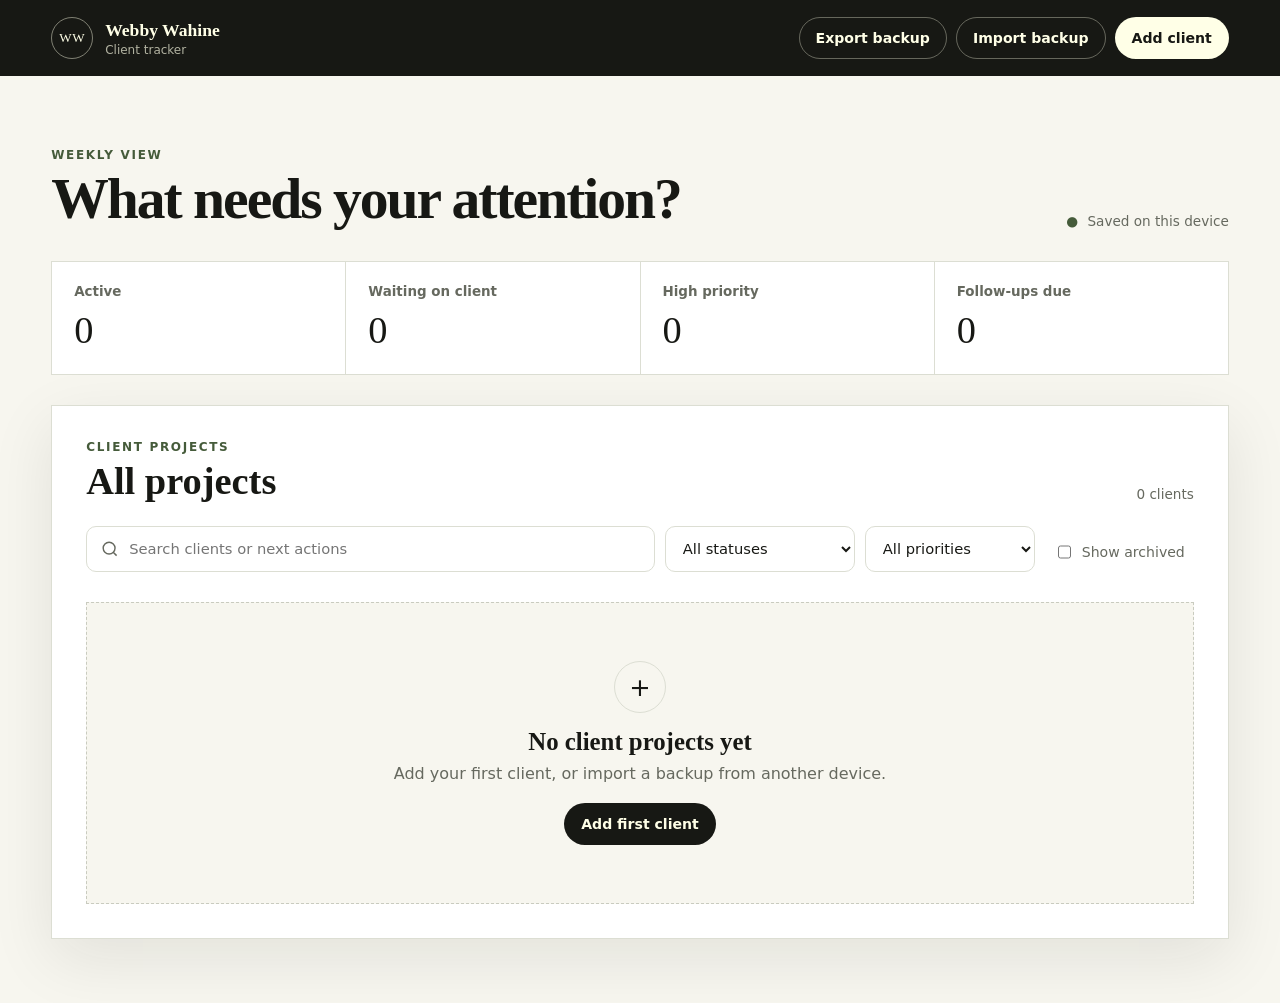
<file: index.html>
<!doctype html>
<html lang="en">
<head>
  <meta charset="utf-8">
  <meta name="viewport" content="width=device-width, initial-scale=1">
  <meta name="theme-color" content="#171814">
  <meta name="description" content="A private, browser-based client project tracker for Webby Wahine.">
  <title>Webby Wahine Client Tracker</title>
  <link rel="icon" href="favicon.svg" type="image/svg+xml">
  <link rel="stylesheet" href="styles.css">
  <script src="app.js" defer></script>
</head>
<body>
  <header class="app-header">
    <a class="brand" href="#main" aria-label="Webby Wahine client tracker home">
      <span class="brand-mark" aria-hidden="true">WW</span>
      <span><strong>Webby Wahine</strong><small>Client tracker</small></span>
    </a>
    <div class="header-actions">
      <button class="button button-secondary" id="exportBtn" type="button">Export backup</button>
      <label class="button button-secondary file-button" for="importInput">Import backup</label>
      <input id="importInput" type="file" accept="application/json,.json" hidden>
      <button class="button button-primary" id="addClientBtn" type="button">Add client</button>
    </div>
  </header>

  <main id="main">
    <section class="dashboard" aria-labelledby="dashboardTitle">
      <div class="section-heading">
        <div>
          <p class="eyebrow">Weekly view</p>
          <h1 id="dashboardTitle">What needs your attention?</h1>
        </div>
        <p class="storage-note"><span aria-hidden="true">●</span> Saved on this device</p>
      </div>

      <div class="metrics" aria-label="Project summary">
        <article class="metric"><span>Active</span><strong id="activeCount">0</strong></article>
        <article class="metric"><span>Waiting on client</span><strong id="waitingCount">0</strong></article>
        <article class="metric"><span>High priority</span><strong id="priorityCount">0</strong></article>
        <article class="metric"><span>Follow-ups due</span><strong id="followupCount">0</strong></article>
      </div>
    </section>

    <section class="workspace" aria-labelledby="projectsTitle">
      <div class="workspace-topline">
        <div>
          <p class="eyebrow">Client projects</p>
          <h2 id="projectsTitle">All projects</h2>
        </div>
        <p class="result-count" id="resultCount">0 clients</p>
      </div>

      <div class="filters" aria-label="Filter clients">
        <label class="search-field">
          <span class="sr-only">Search clients</span>
          <svg aria-hidden="true" viewBox="0 0 24 24"><path d="m21 21-4.35-4.35m2.35-5.15A7.5 7.5 0 1 1 4 11.5a7.5 7.5 0 0 1 15 0Z"/></svg>
          <input id="searchInput" type="search" placeholder="Search clients or next actions">
        </label>
        <label><span class="sr-only">Filter by status</span><select id="statusFilter"><option value="">All statuses</option></select></label>
        <label><span class="sr-only">Filter by priority</span><select id="priorityFilter"><option value="">All priorities</option><option>High</option><option>Medium</option><option>Low</option></select></label>
        <label class="archive-toggle"><input id="archiveToggle" type="checkbox"> Show archived</label>
      </div>

      <div id="emptyState" class="empty-state" hidden>
        <div class="empty-icon" aria-hidden="true">+</div>
        <h3>No client projects yet</h3>
        <p>Add your first client, or import a backup from another device.</p>
        <button class="button button-primary" id="emptyAddBtn" type="button">Add first client</button>
      </div>

      <div id="clientGrid" class="client-grid" aria-live="polite"></div>
    </section>
  </main>

  <dialog id="clientDialog" class="client-dialog">
    <form id="clientForm" method="dialog">
      <div class="dialog-header">
        <div>
          <p class="eyebrow">Project details</p>
          <h2 id="dialogTitle">Add client</h2>
        </div>
        <button class="icon-button" id="closeDialogBtn" type="button" aria-label="Close">×</button>
      </div>

      <input id="clientId" type="hidden">
      <div class="form-grid">
        <label class="field field-span-2">Client or business name<input id="name" required maxlength="100"></label>
        <label class="field">Contact name<input id="contact" maxlength="100"></label>
        <label class="field">Project type<input id="projectType" maxlength="100" placeholder="Custom website"></label>
        <label class="field">Stage<select id="stage"></select></label>
        <label class="field">Status<select id="status"></select></label>
        <label class="field">Priority<select id="priority"><option>High</option><option selected>Medium</option><option>Low</option></select></label>
        <label class="field">Waiting on client?<select id="waiting"><option value="false">No</option><option value="true">Yes</option></select></label>
        <label class="field field-span-2 progress-field">Progress <output id="progressOutput">0%</output><input id="progress" type="range" min="0" max="100" step="5" value="0"></label>
        <label class="field field-span-2">Client deliverables or decisions needed<textarea id="deliverables" rows="3"></textarea></label>
        <label class="field field-span-2">Your next action<textarea id="nextAction" rows="3"></textarea></label>
        <label class="field">Preview or live URL<input id="url" type="url" placeholder="https://"></label>
        <label class="field">Hosting or domain<input id="hosting" maxlength="150"></label>
        <label class="field">Payment status<select id="payment"></select></label>
        <label class="field">Care plan<select id="carePlan"></select></label>
        <label class="field">Last contact<input id="lastContact" type="date"></label>
        <label class="field">Next follow-up<input id="nextFollowup" type="date"></label>
        <label class="field">Target launch<input id="targetLaunch" type="date"></label>
        <label class="field field-span-2">Notes<textarea id="notes" rows="3"></textarea></label>
      </div>

      <div class="dialog-actions">
        <button class="button button-danger" id="archiveBtn" type="button" hidden>Archive</button>
        <span class="action-spacer"></span>
        <button class="button button-secondary" id="cancelBtn" type="button">Cancel</button>
        <button class="button button-primary" type="submit">Save client</button>
      </div>
    </form>
  </dialog>

  <div id="toast" class="toast" role="status" aria-live="polite"></div>
</body>
</html>
</file>
<file: styles.css>
:root {
  --ink: #171814;
  --muted: #66695f;
  --cream: #ffffe7;
  --paper: #f7f6ef;
  --white: #ffffff;
  --line: #dcded3;
  --green: #455b3a;
  --green-soft: #e2ebdc;
  --gold: #d5a949;
  --rose: #8f4338;
  --rose-soft: #f4e1dc;
  --shadow: 0 20px 60px rgba(23,24,20,.09);
  font-family: Inter, ui-sans-serif, system-ui, -apple-system, BlinkMacSystemFont, "Segoe UI", sans-serif;
  color: var(--ink);
  background: var(--paper);
}

* { box-sizing: border-box; }
html { scroll-behavior: smooth; }
body { margin: 0; min-width: 320px; background: var(--paper); }
button, input, select, textarea { font: inherit; }
button, select, label, input[type="range"] { cursor: pointer; }
button:focus-visible, input:focus-visible, select:focus-visible, textarea:focus-visible { outline: 3px solid rgba(213,169,73,.45); outline-offset: 2px; }

.sr-only { position: absolute; width: 1px; height: 1px; padding: 0; margin: -1px; overflow: hidden; clip: rect(0,0,0,0); white-space: nowrap; border: 0; }
.app-header { min-height: 76px; padding: 14px clamp(20px,4vw,56px); display: flex; align-items: center; justify-content: space-between; gap: 24px; background: var(--ink); color: var(--cream); position: sticky; top: 0; z-index: 10; }
.brand { color: inherit; text-decoration: none; display: flex; align-items: center; gap: 12px; }
.brand-mark { width: 42px; height: 42px; border: 1px solid rgba(255,255,231,.45); display: grid; place-items: center; border-radius: 50%; font-family: Georgia, serif; font-size: .82rem; letter-spacing: .05em; }
.brand strong, .brand small { display: block; }
.brand strong { font-family: Georgia, serif; font-size: 1.1rem; }
.brand small { color: rgba(255,255,231,.67); font-size: .75rem; margin-top: 2px; }
.header-actions { display: flex; gap: 9px; flex-wrap: wrap; justify-content: flex-end; }
.button { border: 1px solid transparent; border-radius: 999px; padding: 10px 16px; min-height: 42px; font-weight: 750; font-size: .88rem; transition: transform .18s ease, background .18s ease, border-color .18s ease; display: inline-flex; align-items: center; justify-content: center; }
.button:hover { transform: translateY(-1px); }
.button-primary { background: var(--cream); color: var(--ink); }
.button-primary:hover { background: #f3f3c7; }
.button-secondary { background: transparent; color: inherit; border-color: rgba(255,255,231,.34); }
.button-danger { background: var(--rose-soft); color: var(--rose); border-color: rgba(143,67,56,.18); }
.file-button { user-select: none; }

main { max-width: 1500px; margin: 0 auto; padding: 0 clamp(18px,4vw,56px) 64px; }
.dashboard { padding: clamp(34px,6vw,72px) 0 30px; }
.section-heading, .workspace-topline { display: flex; justify-content: space-between; align-items: end; gap: 24px; }
.eyebrow { margin: 0 0 7px; color: var(--green); font-size: .75rem; font-weight: 850; letter-spacing: .14em; text-transform: uppercase; }
h1, h2, h3 { margin: 0; font-family: Georgia, "Times New Roman", serif; line-height: 1.05; }
h1 { font-size: clamp(2rem,4.5vw,4rem); max-width: 720px; letter-spacing: -.035em; }
h2 { font-size: clamp(1.7rem,3vw,2.5rem); }
.storage-note, .result-count { margin: 0; color: var(--muted); font-size: .85rem; }
.storage-note span { color: var(--green); margin-right: 5px; }
.metrics { display: grid; grid-template-columns: repeat(4,1fr); gap: 1px; background: var(--line); border: 1px solid var(--line); margin-top: 32px; }
.metric { background: var(--white); padding: 22px; min-height: 112px; display: flex; flex-direction: column; justify-content: space-between; }
.metric span { color: var(--muted); font-size: .84rem; font-weight: 700; }
.metric strong { font-family: Georgia, serif; font-size: 2.4rem; font-weight: 500; }

.workspace { background: var(--white); border: 1px solid var(--line); box-shadow: var(--shadow); padding: clamp(20px,3vw,34px); }
.filters { margin: 24px 0; display: grid; grid-template-columns: minmax(250px,1fr) 190px 170px auto; gap: 10px; }
.filters input, .filters select { width: 100%; border: 1px solid var(--line); border-radius: 10px; background: var(--white); color: var(--ink); min-height: 46px; padding: 0 13px; font-size: .92rem; }
.search-field { position: relative; }
.search-field svg { position: absolute; left: 14px; top: 13px; width: 19px; fill: none; stroke: var(--muted); stroke-width: 1.8; }
.search-field input { padding-left: 42px; cursor: text; }
.archive-toggle { min-height: 46px; display: flex; align-items: center; gap: 8px; padding: 0 9px; white-space: nowrap; font-size: .88rem; color: var(--muted); }

.client-grid { display: grid; grid-template-columns: repeat(2,minmax(0,1fr)); gap: 16px; }
.client-card { border: 1px solid var(--line); border-radius: 14px; padding: 20px; background: #fff; transition: border-color .18s ease, transform .18s ease; }
.client-card:hover { border-color: #b4b7aa; transform: translateY(-2px); }
.card-top { display: flex; align-items: flex-start; justify-content: space-between; gap: 16px; }
.card-title { font-family: Georgia, serif; font-size: 1.35rem; margin: 0 0 5px; }
.card-meta { color: var(--muted); font-size: .8rem; margin: 0; }
.status-pill { flex: 0 0 auto; border-radius: 999px; padding: 6px 9px; font-size: .72rem; font-weight: 800; background: #eceee8; color: #4c4f47; }
.status-pill.waiting { background: var(--rose-soft); color: var(--rose); }
.status-pill.complete { background: var(--green-soft); color: var(--green); }
.card-progress { margin: 18px 0 16px; }
.progress-label { display: flex; justify-content: space-between; color: var(--muted); font-size: .77rem; margin-bottom: 7px; }
.progress-track { height: 7px; border-radius: 20px; background: #e7e8e2; overflow: hidden; }
.progress-fill { height: 100%; background: linear-gradient(90deg,var(--green),#8ba276); border-radius: inherit; }
.card-next { background: var(--paper); padding: 13px; border-radius: 10px; min-height: 76px; }
.card-next span { display: block; color: var(--muted); font-size: .72rem; font-weight: 850; text-transform: uppercase; letter-spacing: .08em; margin-bottom: 5px; }
.card-next p { margin: 0; line-height: 1.45; font-size: .9rem; }
.card-footer { margin-top: 15px; display: flex; justify-content: space-between; align-items: center; gap: 10px; }
.due { color: var(--muted); font-size: .78rem; }
.due.overdue { color: var(--rose); font-weight: 800; }
.card-actions { display: flex; gap: 7px; }
.mini-button { border: 1px solid var(--line); background: var(--white); color: var(--ink); border-radius: 8px; padding: 7px 10px; font-weight: 750; font-size: .78rem; }
.mini-button:hover { border-color: var(--ink); }
.priority { display: inline-block; font-size: .7rem; text-transform: uppercase; letter-spacing: .08em; font-weight: 850; margin-left: 7px; }
.priority.high { color: var(--rose); }
.archived-card { opacity: .62; }

.empty-state { text-align: center; padding: 58px 20px; border: 1px dashed #c9cbbf; background: var(--paper); }
.empty-icon { width: 52px; height: 52px; margin: 0 auto 16px; border: 1px solid var(--line); border-radius: 50%; display: grid; place-items: center; font-size: 1.6rem; }
.empty-state h3 { font-size: 1.55rem; }
.empty-state p { color: var(--muted); margin: 9px 0 20px; }
.empty-state .button-primary { background: var(--ink); color: var(--cream); }

.client-dialog { width: min(850px,calc(100% - 24px)); max-height: 90vh; border: 0; border-radius: 18px; padding: 0; box-shadow: 0 30px 100px rgba(0,0,0,.3); }
.client-dialog::backdrop { background: rgba(23,24,20,.62); backdrop-filter: blur(3px); }
.client-dialog form { padding: clamp(20px,4vw,36px); }
.dialog-header { display: flex; align-items: flex-start; justify-content: space-between; margin-bottom: 25px; }
.icon-button { width: 40px; height: 40px; border-radius: 50%; border: 1px solid var(--line); background: var(--white); font-size: 1.6rem; line-height: 1; }
.form-grid { display: grid; grid-template-columns: 1fr 1fr; gap: 17px; }
.field { display: grid; gap: 7px; color: #4f5249; font-size: .8rem; font-weight: 800; }
.field-span-2 { grid-column: span 2; }
.field input, .field select, .field textarea { width: 100%; border: 1px solid var(--line); border-radius: 9px; background: var(--white); color: var(--ink); padding: 11px 12px; cursor: text; font-weight: 500; font-size: 1rem; }
.field select { cursor: pointer; }
.field textarea { resize: vertical; line-height: 1.45; }
.progress-field { grid-template-columns: 1fr auto; }
.progress-field input { grid-column: span 2; padding: 0; accent-color: var(--green); }
.dialog-actions { display: flex; align-items: center; gap: 9px; padding-top: 28px; }
.dialog-actions .button-primary { background: var(--ink); color: var(--cream); }
.dialog-actions .button-secondary { color: var(--ink); border-color: var(--line); }
.action-spacer { flex: 1; }
.toast { position: fixed; right: 20px; bottom: 20px; background: var(--ink); color: var(--cream); border-radius: 10px; padding: 13px 16px; font-weight: 700; font-size: .88rem; box-shadow: var(--shadow); transform: translateY(30px); opacity: 0; pointer-events: none; transition: .2s ease; z-index: 30; }
.toast.show { transform: translateY(0); opacity: 1; }

@media (max-width: 900px) {
  .metrics { grid-template-columns: repeat(2,1fr); }
  .filters { grid-template-columns: 1fr 1fr; }
  .search-field { grid-column: span 2; }
  .client-grid { grid-template-columns: 1fr; }
}

@media (max-width: 650px) {
  .app-header { position: static; align-items: stretch; flex-direction: column; gap: 12px; }
  .brand small { display: none; }
  .header-actions { gap: 6px; justify-content: flex-start; }
  .header-actions .button { min-height: 38px; padding: 8px 11px; font-size: .77rem; }
  .section-heading { align-items: flex-start; flex-direction: column; }
  .storage-note { margin-top: -10px; }
  .metrics { grid-template-columns: 1fr 1fr; }
  .metric { min-height: 92px; padding: 16px; }
  .metric strong { font-size: 2rem; }
  .filters { grid-template-columns: 1fr; }
  .search-field { grid-column: auto; }
  .archive-toggle { padding-left: 0; }
  .card-footer { align-items: flex-start; flex-direction: column; }
  .form-grid { grid-template-columns: 1fr; }
  .field-span-2 { grid-column: auto; }
  .progress-field { grid-template-columns: 1fr auto; }
  .dialog-actions { flex-wrap: wrap; }
  .dialog-actions .action-spacer { display: none; }
  .dialog-actions .button { flex: 1; }
  #archiveBtn { flex-basis: 100%; }
}

@media (prefers-reduced-motion: reduce) {
  *, *::before, *::after { scroll-behavior: auto !important; transition: none !important; }
}
</file>
